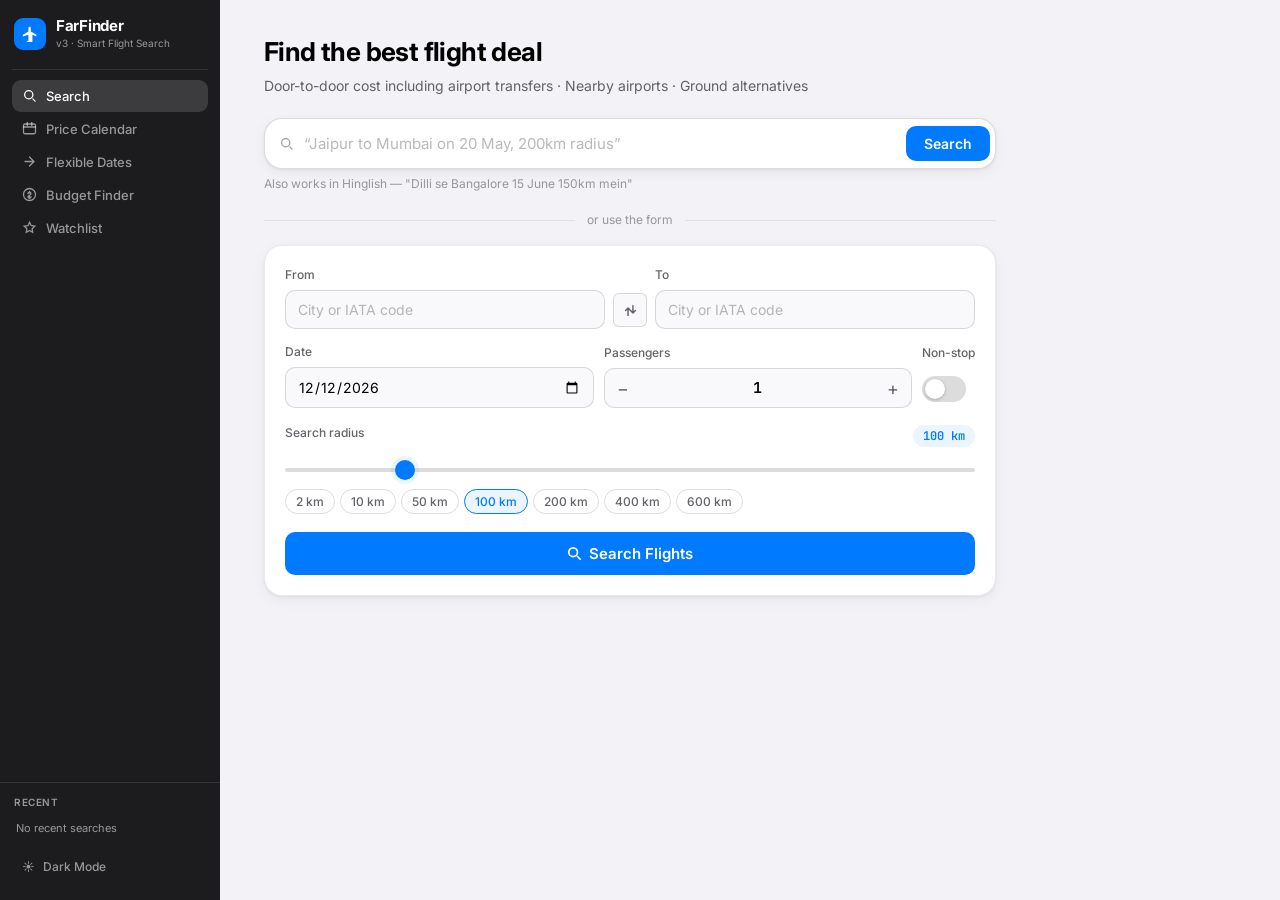
<file: index.html>
<!DOCTYPE html>
<html lang="en" data-theme="light">
<head>
  <meta charset="UTF-8" />
  <title>FarFinder — Flight Search</title>
  <meta name="viewport" content="width=device-width, initial-scale=1.0" />
  <link rel="preconnect" href="https://fonts.googleapis.com" />
  <link rel="preconnect" href="https://fonts.gstatic.com" crossorigin />
  <link href="https://fonts.googleapis.com/css2?family=Inter:ital,opsz,wght@0,14..32,300;0,14..32,400;0,14..32,500;0,14..32,600;0,14..32,700;1,14..32,400&family=JetBrains+Mono:wght@400;500;600&display=swap" rel="stylesheet" />
  <link rel="icon" href="data:image/svg+xml,<svg xmlns='http://www.w3.org/2000/svg' viewBox='0 0 100 100'><text y='.9em' font-size='90'>✈</text></svg>" />
  <link rel="stylesheet" href="style.css" />
</head>
<body>
<div class="shell">

  <!-- ═══ SIDEBAR ═══ -->
  <aside class="sidebar">
    <div class="sidebar-top">
      <div class="app-logo">
        <div class="logo-mark">
          <svg viewBox="0 0 20 20" fill="currentColor"><path d="M18 13v-2l-7-4V2.5a1.5 1.5 0 00-3 0V7l-7 4v2l7-2.17V18l-2 1.5V21l3.5-1 3.5 1v-1.5L13 18v-7.17L18 13z"/></svg>
        </div>
        <div>
          <div class="app-name">FarFinder</div>
          <div class="app-sub">v3 · Smart Flight Search</div>
        </div>
      </div>

      <nav class="nav-list">
        <button class="nav-item active" data-tab="search">
          <svg viewBox="0 0 20 20" fill="none" stroke="currentColor" stroke-width="1.7" stroke-linecap="round"><circle cx="9" cy="9" r="5.5"/><path d="M14.5 14.5l3 3"/></svg>
          Search
        </button>
        <button class="nav-item" data-tab="calendar">
          <svg viewBox="0 0 20 20" fill="none" stroke="currentColor" stroke-width="1.7" stroke-linecap="round"><rect x="2" y="4" width="16" height="13" rx="2"/><path d="M2 8h16M7 2v4M13 2v4"/></svg>
          Price Calendar
        </button>
        <button class="nav-item" data-tab="flexible">
          <svg viewBox="0 0 20 20" fill="none" stroke="currentColor" stroke-width="1.7" stroke-linecap="round"><path d="M4 10h12M10 4l6 6-6 6"/></svg>
          Flexible Dates
        </button>
        <button class="nav-item" data-tab="budget">
          <svg viewBox="0 0 20 20" fill="none" stroke="currentColor" stroke-width="1.7" stroke-linecap="round"><circle cx="10" cy="10" r="8"/><path d="M10 6v2m0 4v2m-2-5a2 2 0 014 0c0 2-4 2-4 4a2 2 0 004 0"/></svg>
          Budget Finder
        </button>
        <button class="nav-item" data-tab="watchlist">
          <svg viewBox="0 0 20 20" fill="none" stroke="currentColor" stroke-width="1.7" stroke-linecap="round"><path d="M10 3l2.09 4.26L17 8.27l-3.5 3.41.83 4.82L10 14l-4.33 2.5.83-4.82L3 8.27l4.91-.71L10 3z"/></svg>
          Watchlist
          <span class="nav-badge" id="watchBadge" style="display:none">0</span>
        </button>
      </nav>
    </div>

    <div class="sidebar-bottom">
      <div class="recent-section">
        <p class="sidebar-label">Recent</p>
        <div id="recentList"></div>
      </div>
      <button class="theme-toggle" id="themeToggle">
        <span class="theme-icon-light">☀️</span>
        <span class="theme-icon-dark">🌙</span>
        <span id="themeLabel">Dark Mode</span>
      </button>
    </div>
  </aside>

  <!-- ═══ MAIN ═══ -->
  <main class="main-content">

    <!-- ── SEARCH TAB ── -->
    <section class="panel active" id="panel-search">
      <header class="page-header">
        <h1>Find the best flight deal</h1>
        <p>Door-to-door cost including airport transfers · Nearby airports · Ground alternatives</p>
      </header>

      <div class="nl-search-bar">
        <svg class="nl-icon" viewBox="0 0 20 20" fill="none" stroke="currentColor" stroke-width="1.7" stroke-linecap="round"><circle cx="9" cy="9" r="5.5"/><path d="M14.5 14.5l3 3"/></svg>
        <input id="nlInput" class="nl-input" type="text"
          placeholder="&ldquo;Jaipur to Mumbai on 20 May, 200km radius&rdquo;"
          autocomplete="off" spellcheck="false" />
        <button id="nlBtn" class="nl-btn">Search</button>
      </div>
      <p class="hint-text">Also works in Hinglish — "Dilli se Bangalore 15 June 150km mein"</p>

      <div class="divider-text"><span>or use the form</span></div>

      <div class="form-card">
        <div class="route-inputs">
          <div class="field-group">
            <label class="field-label">From</label>
            <input id="fOrigin" class="field-input" type="text" placeholder="City or IATA code" />
          </div>
          <button class="swap-btn" id="swapBtn" title="Swap">
            <svg viewBox="0 0 16 16" fill="none" stroke="currentColor" stroke-width="1.8" stroke-linecap="round">
              <path d="M11 2v9M11 11l-3-3M11 11l3-3M5 14V5M5 5L2 8M5 5l3 3"/>
            </svg>
          </button>
          <div class="field-group">
            <label class="field-label">To</label>
            <input id="fDest" class="field-input" type="text" placeholder="City or IATA code" />
          </div>
        </div>

        <div class="form-row">
          <div class="field-group">
            <label class="field-label">Date</label>
            <input id="fDate" class="field-input" type="date" />
          </div>
          <div class="field-group">
            <label class="field-label">Passengers</label>
            <div class="number-control">
              <button class="nc-btn" id="sDn">−</button>
              <span id="adultsVal">1</span>
              <button class="nc-btn" id="sUp">+</button>
            </div>
          </div>
          <div class="field-group field-narrow">
            <label class="field-label">Non-stop</label>
            <label class="switch">
              <input type="checkbox" id="fDirect" />
              <span class="switch-track"><span class="switch-thumb"></span></span>
            </label>
          </div>
        </div>

        <div class="radius-control">
          <div class="radius-row">
            <label class="field-label">Search radius</label>
            <span class="radius-pill" id="radiusPill">100 km</span>
          </div>
          <input id="fRadius" type="range" class="slider" min="2" max="600" value="100" />
          <div class="radius-chips">
            <button class="chip" data-v="2">2 km</button>
            <button class="chip" data-v="10">10 km</button>
            <button class="chip" data-v="50">50 km</button>
            <button class="chip active" data-v="100">100 km</button>
            <button class="chip" data-v="200">200 km</button>
            <button class="chip" data-v="400">400 km</button>
            <button class="chip" data-v="600">600 km</button>
          </div>
        </div>

        <button class="primary-btn" id="searchBtn">
          <svg viewBox="0 0 16 16" fill="none" stroke="currentColor" stroke-width="2" stroke-linecap="round"><circle cx="7" cy="7" r="5"/><path d="M12 12l3 3"/></svg>
          Search Flights
        </button>
      </div>

      <!-- Results -->
      <div id="searchResults" style="display:none">
        <div class="progress-card" id="searchLoader">
          <div class="plane-anim">✈</div>
          <p id="loaderMsg">Scanning airports…</p>
          <div class="progress-track"><div class="progress-fill" id="loaderFill"></div></div>
        </div>
        <div class="alert-bar info" id="statusBar" style="display:none"></div>
        <div class="insights-card" id="insightsCard" style="display:none"></div>

        <div class="controls-row" id="controlsRow" style="display:none">
          <div class="ctrl-group">
            <span class="ctrl-label">Sort</span>
            <button class="ctrl-chip active" data-sort="price">Cheapest</button>
            <button class="ctrl-chip" data-sort="time">Fastest</button>
            <button class="ctrl-chip" data-sort="stops">Non-stop first</button>
          </div>
          <div class="ctrl-group">
            <span class="ctrl-label">Filter</span>
            <button class="ctrl-chip active" data-type="all">All</button>
            <button class="ctrl-chip" data-type="direct">Direct flight</button>
            <button class="ctrl-chip" data-type="multimodal">Multi-modal</button>
            <button class="ctrl-chip" data-type="ground_only">Ground only</button>
          </div>
        </div>

        <div class="section-card" id="compareCard" style="display:none">
          <h2 class="section-heading">Airport Comparison</h2>
          <div class="table-wrap">
            <table class="data-table">
              <thead><tr>
                <th>#</th><th>Airport</th><th>Distance</th><th>Transfer</th>
                <th>Flight</th><th>Last Mile</th><th>Total</th><th>Saves</th><th>Airline</th>
              </tr></thead>
              <tbody id="compareBody"></tbody>
            </table>
          </div>
        </div>

        <div id="weatherWidget" style="display:none" class="weather-strip"></div>

        <h2 class="section-heading" id="routesHeading" style="display:none">Routes</h2>
        <div id="routesContainer"></div>

        <div class="empty-card" id="emptyCard" style="display:none">
          <span>🔭</span>
          <h3>No routes found</h3>
          <p>Travelpayouts returns cached prices from recent user searches. Try popular routes like Delhi↔Mumbai or Bangalore↔Hyderabad, or widen your radius.</p>
        </div>
      </div>
    </section>

    <!-- ── CALENDAR TAB ── -->
    <section class="panel" id="panel-calendar">
      <header class="page-header">
        <h1>Price Calendar</h1>
        <p>Compare fares day-by-day for an entire month. Green = cheapest. Click any day to search.</p>
      </header>
      <div class="form-card">
        <div class="route-inputs">
          <div class="field-group">
            <label class="field-label">From (city or IATA)</label>
            <input id="cOrigin" class="field-input" placeholder="JAI or Jaipur" />
          </div>
          <div class="field-group">
            <label class="field-label">To (city or IATA)</label>
            <input id="cDest" class="field-input" placeholder="BOM or Mumbai" />
          </div>
        </div>
        <div class="field-group" style="max-width:220px">
          <label class="field-label">Month</label>
          <input id="cMonth" class="field-input" type="month" />
        </div>
        <button class="primary-btn" id="calBtn">Show Calendar</button>
      </div>
      <div id="calResults" style="display:none">
        <div class="progress-card" id="calLoader"><div class="plane-anim">✈</div><p>Fetching prices…</p></div>
        <div class="alert-bar success" id="calBanner" style="display:none"></div>
        <div class="alert-bar warn"    id="calWarn"   style="display:none"></div>
        <div class="cal-grid" id="calGrid"></div>
      </div>
    </section>

    <!-- ── FLEXIBLE TAB ── -->
    <section class="panel" id="panel-flexible">
      <header class="page-header">
        <h1>Flexible Dates</h1>
        <p>A few days' flexibility can save thousands. See the cheapest window.</p>
      </header>
      <div class="form-card">
        <div class="route-inputs">
          <div class="field-group">
            <label class="field-label">From (city or IATA)</label>
            <input id="flOrigin" class="field-input" placeholder="JAI or Jaipur" />
          </div>
          <div class="field-group">
            <label class="field-label">To (city or IATA)</label>
            <input id="flDest" class="field-input" placeholder="BOM or Mumbai" />
          </div>
        </div>
        <div class="form-row">
          <div class="field-group">
            <label class="field-label">Target Date</label>
            <input id="flDate" class="field-input" type="date" />
          </div>
          <div class="field-group">
            <label class="field-label">Flexibility (±days)</label>
            <div class="number-control">
              <button class="nc-btn" id="flDn">−</button>
              <span id="flDaysVal">3</span>
              <button class="nc-btn" id="flUp">+</button>
            </div>
          </div>
        </div>
        <button class="primary-btn" id="flBtn">Find Cheapest Window</button>
      </div>
      <div id="flResults" style="display:none">
        <div class="progress-card" id="flLoader"><div class="plane-anim">✈</div><p>Checking dates…</p></div>
        <div class="alert-bar success" id="flBanner" style="display:none"></div>
        <div class="alert-bar warn"    id="flWarn"   style="display:none"></div>
        <div class="flex-grid" id="flGrid"></div>
      </div>
    </section>

    <!-- ── BUDGET TAB ── -->
    <section class="panel" id="panel-budget">
      <header class="page-header">
        <h1>Budget Finder</h1>
        <p>Enter your origin and budget — discover every destination you can reach.</p>
      </header>
      <div class="form-card">
        <div class="field-group" style="max-width:320px">
          <label class="field-label">Flying From</label>
          <input id="bOrigin" class="field-input" placeholder="DEL or Delhi" />
        </div>
        <div class="form-row">
          <div class="field-group">
            <label class="field-label">Min Budget (₹)</label>
            <input id="bMin" class="field-input" type="number" value="0" min="0" />
          </div>
          <div class="field-group">
            <label class="field-label">Max Budget (₹)</label>
            <input id="bMax" class="field-input" type="number" value="5000" />
          </div>
          <div class="field-group field-narrow">
            <label class="field-label">Non-stop</label>
            <label class="switch">
              <input type="checkbox" id="bDirect" />
              <span class="switch-track"><span class="switch-thumb"></span></span>
            </label>
          </div>
        </div>
        <button class="primary-btn" id="budgetBtn">Discover Destinations</button>
      </div>
      <div id="budgetResults" style="display:none">
        <div class="progress-card" id="budgetLoader"><div class="plane-anim">✈</div><p>Scanning…</p></div>
        <div class="alert-bar warn" id="budgetWarn" style="display:none"></div>
        <div class="dest-mosaic" id="destGrid"></div>
        <div class="empty-card" id="budgetEmpty" style="display:none">
          <span>🗺️</span><h3>No destinations found</h3>
          <p>Try increasing your budget or use a major hub (DEL, BOM, BLR) as origin.</p>
        </div>
      </div>
    </section>

    <!-- ── WATCHLIST TAB ── -->
    <section class="panel" id="panel-watchlist">
      <header class="page-header">
        <h1>Watchlist</h1>
        <p>Routes you've saved. Click to re-search anytime.</p>
      </header>
      <div class="empty-card" id="watchlistEmpty">
        <span>⭐</span>
        <h3>No saved routes</h3>
        <p>Click the ☆ Save button on any route card to save it here.</p>
      </div>
      <div class="watch-grid" id="watchGrid"></div>
    </section>

  </main>
</div>

<!-- ═══ TRIP COST MODAL ═══ -->
<dialog class="modal" id="tripModal">
  <div class="modal-box">
    <div class="modal-header">
      <h2 id="modalTitle">Full Trip Breakdown</h2>
      <button class="modal-close" id="modalClose">
        <svg viewBox="0 0 16 16" fill="none" stroke="currentColor" stroke-width="2" stroke-linecap="round"><path d="M2 2l12 12M14 2L2 14"/></svg>
      </button>
    </div>
    <div class="modal-body" id="modalBody"></div>
  </div>
</dialog>

<div id="toastEl" class="toast" style="display:none"></div>

<script src="script.js"></script>
</body>
</html>
</file>
<file: style.css>
/* ════════════════════════════════════════════════════════
   FarFinder v3 — Apple Human Interface Design System
   ════════════════════════════════════════════════════════ */

:root {
  --bg:          #f2f2f7;
  --surface:     #ffffff;
  --surface2:    #f9f9fb;
  --surface3:    #f2f2f7;

  --sep:         rgba(60,60,67,0.18);
  --sep-lt:      rgba(60,60,67,0.10);

  --text:        #000000;
  --text-sec:    rgba(60,60,67,0.80);
  --text-ter:    rgba(60,60,67,0.50);
  --text-ph:     rgba(60,60,67,0.36);

  --blue:        #007aff;
  --blue-bg:     rgba(0,122,255,0.08);
  --blue-bdr:    rgba(0,122,255,0.25);

  --green:       #34c759;
  --green-bg:    rgba(52,199,89,0.08);
  --green-bdr:   rgba(52,199,89,0.25);

  --orange:      #ff9500;
  --orange-bg:   rgba(255,149,0,0.08);
  --orange-bdr:  rgba(255,149,0,0.25);

  --red:         #ff3b30;
  --red-bg:      rgba(255,59,48,0.08);
  --red-bdr:     rgba(255,59,48,0.25);

  --sb-bg:       #1c1c1e;
  --sb-text:     #ffffff;
  --sb-sec:      rgba(255,255,255,0.55);
  --sb-dim:      rgba(255,255,255,0.10);
  --sb-hover:    rgba(255,255,255,0.07);
  --sb-active:   rgba(255,255,255,0.14);

  --font:    'Inter', -apple-system, BlinkMacSystemFont, sans-serif;
  --mono:    'JetBrains Mono', 'Menlo', monospace;

  --r-sm:    6px;
  --r:       10px;
  --r-lg:    14px;
  --r-xl:    18px;

  --sh:      0 1px 3px rgba(0,0,0,0.06), 0 4px 14px rgba(0,0,0,0.05);
  --sh-md:   0 4px 10px rgba(0,0,0,0.09), 0 12px 36px rgba(0,0,0,0.07);

  --t: 0.18s cubic-bezier(0.4,0,0.2,1);
}

[data-theme="dark"] {
  --bg:          #000000;
  --surface:     #1c1c1e;
  --surface2:    #2c2c2e;
  --surface3:    #3a3a3c;

  --sep:         rgba(84,84,88,0.60);
  --sep-lt:      rgba(84,84,88,0.30);

  --text:        #ffffff;
  --text-sec:    rgba(235,235,245,0.65);
  --text-ter:    rgba(235,235,245,0.38);
  --text-ph:     rgba(235,235,245,0.24);

  --blue:        #0a84ff;
  --blue-bg:     rgba(10,132,255,0.14);
  --blue-bdr:    rgba(10,132,255,0.30);

  --green:       #30d158;
  --green-bg:    rgba(48,209,88,0.14);
  --green-bdr:   rgba(48,209,88,0.30);

  --orange:      #ff9f0a;
  --orange-bg:   rgba(255,159,10,0.14);
  --orange-bdr:  rgba(255,159,10,0.30);

  --red:         #ff453a;
  --red-bg:      rgba(255,69,58,0.14);
  --red-bdr:     rgba(255,69,58,0.30);

  --sh:          0 1px 3px rgba(0,0,0,0.35), 0 4px 14px rgba(0,0,0,0.28);
  --sh-md:       0 4px 10px rgba(0,0,0,0.50), 0 12px 36px rgba(0,0,0,0.40);
}

/* ── Reset ───────────────────────────────────────────── */
*, *::before, *::after { box-sizing: border-box; margin: 0; padding: 0; }
html { font-size: 15px; -webkit-font-smoothing: antialiased; text-rendering: optimizeLegibility; }
body { font-family: var(--font); background: var(--bg); color: var(--text); line-height: 1.5; transition: background var(--t), color var(--t); }
button { font-family: var(--font); cursor: pointer; border: none; background: none; }
input  { font-family: var(--font); }
a      { color: var(--blue); text-decoration: none; }

/* ── Layout ─────────────────────────────────────────── */
.shell { display: flex; min-height: 100vh; }

/* ── Sidebar ─────────────────────────────────────────── */
.sidebar {
  width: 220px; flex-shrink: 0; background: var(--sb-bg);
  display: flex; flex-direction: column; justify-content: space-between;
  position: sticky; top: 0; height: 100vh; overflow-y: auto;
  scrollbar-width: none;
}
.sidebar::-webkit-scrollbar { display: none; }
.sidebar-top { padding: 18px 12px 12px; }

.app-logo {
  display: flex; align-items: center; gap: 10px;
  padding: 0 2px 18px; border-bottom: 1px solid var(--sb-dim); margin-bottom: 10px;
}
.logo-mark {
  width: 32px; height: 32px; background: var(--blue); border-radius: 9px;
  display: flex; align-items: center; justify-content: center; color: #fff; flex-shrink: 0;
}
.logo-mark svg { width: 16px; height: 16px; }
.app-name { font-size: 15px; font-weight: 700; color: var(--sb-text); letter-spacing: -0.3px; line-height: 1.1; }
.app-sub  { font-size: 10px; color: var(--sb-sec); margin-top: 1px; }

.nav-list { display: flex; flex-direction: column; gap: 1px; }
.nav-item {
  display: flex; align-items: center; gap: 9px; padding: 8px 10px;
  border-radius: 9px; font-size: 13px; font-weight: 500; color: var(--sb-sec);
  transition: all var(--t); width: 100%; text-align: left; position: relative;
}
.nav-item svg { width: 15px; height: 15px; flex-shrink: 0; }
.nav-item:hover  { background: var(--sb-hover); color: var(--sb-text); }
.nav-item.active { background: var(--sb-active); color: #fff; }
.nav-badge {
  margin-left: auto; background: var(--blue); color: #fff;
  font-size: 10px; font-weight: 700; padding: 1px 6px;
  border-radius: 99px; min-width: 18px; text-align: center;
}

.sidebar-bottom { padding: 12px 12px 18px; border-top: 1px solid var(--sb-dim); }
.recent-section  { margin-bottom: 10px; }
.sidebar-label {
  font-size: 10px; font-weight: 600; letter-spacing: .5px; text-transform: uppercase;
  color: var(--sb-sec); padding: 0 2px; margin-bottom: 5px;
}
.recent-item {
  display: flex; align-items: center; gap: 6px; padding: 6px 10px; border-radius: 7px;
  font-size: 11px; color: var(--sb-sec); transition: all var(--t);
  cursor: pointer; width: 100%; text-align: left;
}
.recent-item:hover { background: var(--sb-hover); color: var(--sb-text); }
.recent-item span { white-space: nowrap; overflow: hidden; text-overflow: ellipsis; }

.theme-toggle {
  display: flex; align-items: center; gap: 8px; padding: 8px 10px; border-radius: 9px;
  font-size: 12px; font-weight: 500; color: var(--sb-sec); width: 100%; transition: all var(--t);
}
.theme-toggle:hover { background: var(--sb-hover); color: var(--sb-text); }
[data-theme="light"] .theme-icon-dark  { display: none; }
[data-theme="dark"]  .theme-icon-light { display: none; }

/* ── Main ────────────────────────────────────────────── */
.main-content { flex: 1; min-width: 0; padding: 32px 44px 80px; max-width: 820px; }

/* ── Panels ─────────────────────────────────────────── */
.panel { display: none; }
.panel.active { display: block; animation: panelFade .22s ease; }
@keyframes panelFade { from { opacity:0; transform:translateY(6px); } to { opacity:1; transform:none; } }

/* ── Page header ─────────────────────────────────────── */
.page-header { margin-bottom: 22px; }
.page-header h1 { font-size: 26px; font-weight: 700; letter-spacing: -.6px; margin-bottom: 4px; }
.page-header p  { font-size: 14px; color: var(--text-sec); }

/* ── NL bar ──────────────────────────────────────────── */
.nl-search-bar {
  display: flex; align-items: center; gap: 10px; background: var(--surface);
  border: 1px solid var(--sep); border-radius: var(--r-xl); padding: 5px 5px 5px 14px;
  margin-bottom: 6px; box-shadow: var(--sh);
  transition: border-color var(--t), box-shadow var(--t);
}
.nl-search-bar:focus-within { border-color: var(--blue); box-shadow: 0 0 0 3px var(--blue-bg); }
.nl-icon { width: 15px; height: 15px; color: var(--text-ter); flex-shrink: 0; }
.nl-input {
  flex: 1; background: transparent; border: none; outline: none;
  font-size: 15px; color: var(--text); padding: 10px 0; min-width: 0;
}
.nl-input::placeholder { color: var(--text-ph); }
.nl-btn {
  flex-shrink: 0; background: var(--blue); color: #fff; font-size: 14px; font-weight: 600;
  padding: 9px 18px; border-radius: 10px; transition: opacity var(--t), transform .1s;
}
.nl-btn:hover  { opacity: .88; }
.nl-btn:active { transform: scale(.97); }
.nl-btn:disabled { opacity: .4; cursor: not-allowed; }

.hint-text { font-size: 12px; color: var(--text-ter); margin-bottom: 18px; }

.divider-text {
  display: flex; align-items: center; gap: 12px; font-size: 12px; color: var(--text-ter);
  margin-bottom: 16px;
}
.divider-text::before, .divider-text::after { content:''; flex:1; height:1px; background:var(--sep-lt); }

/* ── Form card ───────────────────────────────────────── */
.form-card {
  background: var(--surface); border: 1px solid var(--sep-lt);
  border-radius: var(--r-xl); padding: 20px; margin-bottom: 18px; box-shadow: var(--sh);
}
.field-label {
  display: block; font-size: 12px; font-weight: 500; color: var(--text-sec); margin-bottom: 6px;
}
.field-input {
  width: 100%; background: var(--surface2); border: 1px solid var(--sep);
  border-radius: var(--r); padding: 10px 12px; font-size: 14px; color: var(--text);
  outline: none; transition: border-color var(--t), box-shadow var(--t), background var(--t);
}
.field-input:focus {
  border-color: var(--blue); background: var(--surface); box-shadow: 0 0 0 3px var(--blue-bg);
}
.field-input::placeholder { color: var(--text-ph); }
.field-group  { flex: 1; min-width: 130px; }
.field-narrow { flex: 0 0 auto; min-width: auto; }

.route-inputs { display: flex; align-items: flex-end; gap: 8px; margin-bottom: 14px; }
.route-inputs .field-group { flex: 1; }
.form-row { display: flex; gap: 10px; margin-bottom: 16px; flex-wrap: wrap; align-items: flex-end; }

/* Swap */
.swap-btn {
  width: 34px; height: 34px; border-radius: var(--r-sm); border: 1px solid var(--sep);
  background: var(--surface2); color: var(--text-sec);
  display: flex; align-items: center; justify-content: center;
  flex-shrink: 0; margin-bottom: 2px; transition: all var(--t);
}
.swap-btn svg { width: 13px; height: 13px; }
.swap-btn:hover { border-color: var(--blue); color: var(--blue); }
.swap-btn.spin  { transform: rotate(180deg); }

/* Number control */
.number-control {
  display: flex; align-items: center; height: 40px;
  border: 1px solid var(--sep); border-radius: var(--r); background: var(--surface2); overflow: hidden;
}
.nc-btn {
  width: 36px; height: 100%; display: flex; align-items: center; justify-content: center;
  font-size: 18px; color: var(--text-sec); transition: all var(--t);
}
.nc-btn:hover { background: var(--surface3); color: var(--blue); }
.number-control span { flex: 1; text-align: center; font-family: var(--mono); font-size: 15px; font-weight: 600; color: var(--text); }

/* Switch */
.switch { display: inline-flex; align-items: center; cursor: pointer; margin-top: 8px; }
.switch input { display: none; }
.switch-track { width: 44px; height: 26px; background: var(--sep); border-radius: 13px; position: relative; transition: background var(--t); }
.switch input:checked ~ .switch-track { background: var(--green); }
.switch-thumb { position: absolute; top: 3px; left: 3px; width: 20px; height: 20px; background: #fff; border-radius: 50%; box-shadow: 0 1px 3px rgba(0,0,0,.25); transition: transform var(--t); }
.switch input:checked ~ .switch-track .switch-thumb { transform: translateX(18px); }

/* Radius slider */
.radius-control { margin-bottom: 18px; }
.radius-row { display: flex; justify-content: space-between; align-items: center; margin-bottom: 8px; }
.radius-pill { font-family: var(--mono); font-size: 12px; font-weight: 600; color: var(--blue); background: var(--blue-bg); border-radius: 99px; padding: 2px 10px; }
.slider { width: 100%; -webkit-appearance: none; appearance: none; height: 4px; background: var(--sep); border-radius: 2px; outline: none; cursor: pointer; accent-color: var(--blue); }
.slider::-webkit-slider-thumb { -webkit-appearance: none; width: 20px; height: 20px; border-radius: 50%; background: var(--blue); box-shadow: 0 0 0 4px var(--blue-bg); cursor: pointer; }
.radius-chips { display: flex; gap: 5px; margin-top: 10px; flex-wrap: wrap; }
.chip { padding: 4px 10px; border-radius: 99px; border: 1px solid var(--sep); background: transparent; color: var(--text-sec); font-size: 12px; font-weight: 500; transition: all var(--t); }
.chip:hover, .chip.active { border-color: var(--blue); color: var(--blue); background: var(--blue-bg); }

/* Primary button */
.primary-btn {
  width: 100%; padding: 12px 20px; background: var(--blue); border-radius: var(--r);
  color: #fff; font-size: 15px; font-weight: 600;
  display: flex; align-items: center; justify-content: center; gap: 8px;
  transition: opacity var(--t), transform .1s;
}
.primary-btn svg { width: 14px; height: 14px; }
.primary-btn:hover  { opacity: .88; }
.primary-btn:active { transform: scale(.98); }
.primary-btn:disabled { opacity: .4; cursor: not-allowed; }

/* ── Loader ──────────────────────────────────────────── */
.progress-card { background: var(--surface); border: 1px solid var(--sep-lt); border-radius: var(--r-xl); padding: 40px 20px; text-align: center; margin-bottom: 16px; box-shadow: var(--sh); }
.plane-anim { font-size: 28px; display: block; margin-bottom: 12px; animation: fly 1.5s ease infinite; }
@keyframes fly { 0%,100%{transform:translateX(-5px) rotate(-4deg)} 50%{transform:translateX(5px) rotate(4deg)} }
.progress-card p { font-size: 13px; color: var(--text-sec); margin-bottom: 14px; }
.progress-track { max-width: 220px; margin: 0 auto; height: 3px; background: var(--sep-lt); border-radius: 2px; overflow: hidden; }
.progress-fill  { height: 100%; width: 0%; background: var(--blue); border-radius: 2px; transition: width .5s ease; }

/* ── Alert bars ──────────────────────────────────────── */
.alert-bar { padding: 10px 14px; border-radius: var(--r); font-size: 13px; margin-bottom: 14px; }
.alert-bar.info    { background: var(--blue-bg);   color: var(--blue);   border: 1px solid var(--blue-bdr); }
.alert-bar.success { background: var(--green-bg);  color: var(--green);  border: 1px solid var(--green-bdr); }
.alert-bar.warn    { background: var(--orange-bg); color: var(--orange); border: 1px solid var(--orange-bdr); }

/* ── Insights ────────────────────────────────────────── */
.insights-card {
  background: var(--surface); border: 1px solid var(--sep-lt); border-left: 3px solid var(--blue);
  border-radius: var(--r-lg); padding: 14px 18px; margin-bottom: 16px;
  display: flex; flex-direction: column; gap: 5px; box-shadow: var(--sh);
}
.insight-row { font-size: 13px; color: var(--text-sec); line-height: 1.55; }
.insight-row strong { color: var(--text); font-weight: 600; }

/* ── Controls ────────────────────────────────────────── */
.controls-row { display: flex; gap: 16px; flex-wrap: wrap; margin-bottom: 16px; align-items: center; }
.ctrl-group   { display: flex; align-items: center; gap: 5px; flex-wrap: wrap; }
.ctrl-label   { font-size: 11px; font-weight: 600; color: var(--text-ter); margin-right: 2px; }
.ctrl-chip {
  padding: 5px 11px; border-radius: 99px; border: 1px solid var(--sep);
  background: transparent; color: var(--text-sec); font-size: 12px; font-weight: 500; transition: all var(--t);
}
.ctrl-chip:hover, .ctrl-chip.active { border-color: var(--blue); color: var(--blue); background: var(--blue-bg); }

/* ── Section ─────────────────────────────────────────── */
.section-heading { font-size: 16px; font-weight: 600; letter-spacing: -.2px; margin-bottom: 12px; }
.section-card { background: var(--surface); border: 1px solid var(--sep-lt); border-radius: var(--r-xl); padding: 18px; margin-bottom: 18px; box-shadow: var(--sh); }

/* ── Table ───────────────────────────────────────────── */
.table-wrap { overflow-x: auto; border-radius: var(--r); border: 1px solid var(--sep-lt); }
.data-table { width: 100%; border-collapse: collapse; font-size: 12px; white-space: nowrap; background: var(--surface); }
.data-table th { padding: 9px 12px; background: var(--surface2); color: var(--text-sec); font-weight: 600; font-size: 11px; text-align: left; border-bottom: 1px solid var(--sep-lt); }
.data-table td { padding: 9px 12px; color: var(--text-sec); border-top: 1px solid var(--sep-lt); }
.data-table tbody tr:hover td { background: var(--surface2); }
.data-table .rank-1 td { color: var(--text); font-weight: 500; }
.td-mono  { font-family: var(--mono); font-weight: 600; color: var(--text); }
.td-save  { font-family: var(--mono); font-weight: 600; color: var(--green); }
.td-total { font-family: var(--mono); font-weight: 700; color: var(--blue); }

/* ── Weather ─────────────────────────────────────────── */
.weather-strip {
  background: var(--surface); border: 1px solid var(--sep-lt); border-radius: var(--r-lg);
  padding: 14px 18px; margin-bottom: 16px; display: flex; align-items: center; gap: 16px;
  flex-wrap: wrap; box-shadow: var(--sh);
}
.weather-main  { font-size: 28px; }
.weather-info  { flex: 1; }
.weather-city  { font-size: 13px; font-weight: 600; }
.weather-cond  { font-size: 12px; color: var(--text-sec); }
.weather-temp  { font-family: var(--mono); font-size: 22px; font-weight: 600; }
.weather-forecast { display: flex; gap: 10px; flex-wrap: wrap; }
.weather-day   { text-align: center; min-width: 58px; }
.wd-date { font-size: 10px; color: var(--text-ter); }
.wd-desc { font-size: 11px; color: var(--text-sec); }
.wd-temp { font-family: var(--mono); font-size: 12px; font-weight: 600; }

/* ── Route card ──────────────────────────────────────── */
.route-card {
  background: var(--surface); border: 1px solid var(--sep-lt); border-radius: var(--r-xl);
  padding: 16px 18px; margin-bottom: 10px;
  display: grid; grid-template-columns: 1fr auto; gap: 12px 16px;
  box-shadow: var(--sh); transition: border-color var(--t), box-shadow var(--t), transform .15s;
  animation: cardIn .25s ease both;
}
@keyframes cardIn { from{opacity:0;transform:translateY(6px)} to{opacity:1;transform:none} }
.route-card:hover { border-color: var(--blue); box-shadow: var(--sh-md); transform: translateY(-1px); }
.route-card.is-best  { border-color: var(--blue); }
.route-card.is-ground{ border-left: 3px solid var(--green); }

.best-label { display: inline-flex; align-items: center; gap: 4px; font-size: 11px; font-weight: 600; background: var(--blue); color: #fff; border-radius: 5px; padding: 2px 8px; margin-bottom: 9px; }

/* Route path */
.route-path { display: flex; align-items: center; gap: 7px; margin-bottom: 9px; flex-wrap: wrap; }
.city { font-size: 16px; font-weight: 700; letter-spacing: -.3px; }
.airport-code { font-family: var(--mono); font-size: 10px; color: var(--text-ter); background: var(--surface2); border: 1px solid var(--sep-lt); border-radius: 5px; padding: 1px 5px; }
.path-arrow { color: var(--blue); font-size: 12px; }

/* Journey pills */
.journey-row { display: flex; flex-wrap: wrap; gap: 5px; margin-bottom: 9px; }
.j-pill {
  display: inline-flex; align-items: center; gap: 4px; font-size: 11px;
  padding: 4px 9px; border-radius: 99px; border: 1px solid var(--sep-lt);
  color: var(--text-sec); background: var(--surface2); white-space: nowrap;
}
.j-pill.flight   { border-color: var(--blue-bdr);   background: var(--blue-bg);   color: var(--blue); }
.j-pill.ground   { border-color: var(--green-bdr);  background: var(--green-bg);  color: var(--green); }
.j-pill.lastmile { border-color: var(--orange-bdr); background: var(--orange-bg); color: var(--orange); }

/* Meta row */
.meta-row { display: flex; align-items: center; gap: 8px; flex-wrap: wrap; }
.carrier-name { font-size: 13px; font-weight: 500; color: var(--text-sec); }
.duration     { font-family: var(--mono); font-size: 12px; color: var(--text-ter); }
.dep-date     { font-family: var(--mono); font-size: 11px; color: var(--text-ter); }

.stops-tag { font-size: 11px; font-weight: 600; padding: 2px 8px; border-radius: 99px; }
.s-nonstop { background: var(--green-bg);  color: var(--green);  border: 1px solid var(--green-bdr); }
.s-one     { background: var(--orange-bg); color: var(--orange); border: 1px solid var(--orange-bdr); }
.s-multi   { background: var(--red-bg);    color: var(--red);    border: 1px solid var(--red-bdr); }

.conf-tag  { font-size: 10px; font-weight: 600; padding: 2px 7px; border-radius: 99px; }
.conf-high   { background: var(--green-bg);  color: var(--green); }
.conf-medium { background: var(--orange-bg); color: var(--orange); }
.conf-low    { background: var(--red-bg);    color: var(--red); }

/* Card actions */
.card-actions { display: flex; align-items: center; gap: 6px; margin-top: 9px; flex-wrap: wrap; }
.book-link, .action-btn {
  font-size: 11px; font-weight: 500; padding: 4px 10px; border-radius: 7px;
  border: 1px solid var(--sep); color: var(--text-sec); transition: all var(--t); white-space: nowrap;
}
.book-link:hover, .action-btn:hover { border-color: var(--blue); color: var(--blue); background: var(--blue-bg); }
.action-btn.starred { color: var(--orange); border-color: var(--orange-bdr); background: var(--orange-bg); }

/* Card right */
.card-right {
  display: flex; flex-direction: column; align-items: flex-end; justify-content: center;
  gap: 4px; flex-shrink: 0; min-width: 118px;
}
.price-total { font-family: var(--mono); font-size: 24px; font-weight: 700; color: var(--text); letter-spacing: -.4px; line-height: 1; }
.price-breakdown { font-size: 11px; color: var(--text-ter); text-align: right; line-height: 1.6; }
.savings-tag { font-size: 11px; font-weight: 600; color: var(--green); background: var(--green-bg); border: 1px solid var(--green-bdr); border-radius: 99px; padding: 2px 9px; }
.time-total  { font-family: var(--mono); font-size: 11px; color: var(--text-ter); }

/* ── Empty / Error ───────────────────────────────────── */
.empty-card { background: var(--surface); border: 1px solid var(--sep-lt); border-radius: var(--r-xl); padding: 52px 24px; text-align: center; box-shadow: var(--sh); }
.empty-card span { font-size: 36px; display: block; margin-bottom: 12px; }
.empty-card h3 { font-size: 17px; font-weight: 600; margin-bottom: 6px; }
.empty-card p  { font-size: 13px; color: var(--text-sec); max-width: 380px; margin: 0 auto; line-height: 1.6; }

/* ── Calendar ────────────────────────────────────────── */
.cal-grid { display: grid; grid-template-columns: repeat(7,1fr); gap: 5px; margin-bottom: 20px; }
.day-name { text-align: center; font-size: 11px; font-weight: 600; color: var(--text-ter); padding: 6px 0; }
.cal-cell {
  background: var(--surface); border: 1px solid var(--sep-lt); border-radius: var(--r);
  padding: 7px 4px; text-align: center; min-height: 68px;
  display: flex; flex-direction: column; align-items: center; justify-content: center; gap: 3px;
  cursor: pointer; transition: all var(--t); box-shadow: var(--sh);
}
.cal-cell:hover { border-color: var(--blue); transform: scale(1.04); z-index: 2; position: relative; }
.cal-cell.empty { background: transparent; border-color: transparent; box-shadow: none; cursor: default; min-height: 68px; }
.cal-cell.empty:hover { transform: none; }
.cal-cell.is-cheapest { border-color: var(--green); background: var(--green-bg); }
.cal-day   { font-size: 11px; color: var(--text-sec); }
.cal-price { font-family: var(--mono); font-size: 11px; font-weight: 700; color: var(--text); }
.cal-air   { font-size: 9px; color: var(--text-ter); }

/* ── Flexible ────────────────────────────────────────── */
.flex-grid { display: grid; grid-template-columns: repeat(auto-fill,minmax(128px,1fr)); gap: 8px; margin-bottom: 20px; }
.flex-card {
  background: var(--surface); border: 1px solid var(--sep-lt); border-radius: var(--r);
  padding: 12px 10px; text-align: center; cursor: pointer; transition: all var(--t); box-shadow: var(--sh);
}
.flex-card:hover { border-color: var(--blue); transform: translateY(-2px); }
.flex-card.is-cheapest { border-color: var(--green); background: var(--green-bg); }
.flex-card.is-target   { border-color: var(--sep); background: var(--surface2); }
.fc-lbl   { font-size: 9px; font-weight: 700; color: var(--text-ter); letter-spacing: .4px; margin-bottom: 4px; }
.fc-date  { font-size: 12px; color: var(--text-sec); margin-bottom: 6px; }
.fc-price { font-family: var(--mono); font-size: 20px; font-weight: 700; color: var(--text); line-height: 1; }
.fc-air   { font-size: 10px; color: var(--text-ter); margin-top: 3px; }
.fc-diff  { font-size: 10px; font-weight: 600; margin-top: 4px; }
.cheaper  { color: var(--green); }
.pricier  { color: var(--red); }

/* ── Budget ──────────────────────────────────────────── */
.dest-mosaic { display: grid; grid-template-columns: repeat(auto-fill,minmax(145px,1fr)); gap: 10px; margin-bottom: 20px; }
.dest-card {
  background: var(--surface); border: 1px solid var(--sep-lt); border-radius: var(--r-lg);
  padding: 16px 12px; text-align: center; cursor: pointer; transition: all var(--t); box-shadow: var(--sh);
  animation: cardIn .3s ease both;
}
.dest-card:hover { border-color: var(--blue); transform: translateY(-2px); box-shadow: var(--sh-md); }
.dc-name  { font-size: 14px; font-weight: 600; margin-bottom: 2px; }
.dc-iata  { font-family: var(--mono); font-size: 10px; color: var(--text-ter); margin-bottom: 8px; }
.dc-price { font-family: var(--mono); font-size: 21px; font-weight: 700; color: var(--blue); line-height: 1; }
.dc-air   { font-size: 11px; color: var(--text-sec); margin-top: 4px; }
.dc-date  { font-family: var(--mono); font-size: 10px; color: var(--text-ter); margin-top: 3px; }

/* ── Watchlist ───────────────────────────────────────── */
.watch-grid { display: grid; grid-template-columns: repeat(auto-fill,minmax(300px,1fr)); gap: 10px; }
.watch-card {
  background: var(--surface); border: 1px solid var(--sep-lt); border-radius: var(--r-lg);
  padding: 14px 16px; box-shadow: var(--sh); display: flex; justify-content: space-between; align-items: flex-start; gap: 12px;
}
.watch-route { font-size: 15px; font-weight: 600; margin-bottom: 3px; }
.watch-meta  { font-size: 12px; color: var(--text-sec); }
.watch-price { font-family: var(--mono); font-size: 18px; font-weight: 700; color: var(--blue); white-space: nowrap; }
.watch-actions { display: flex; gap: 5px; margin-top: 8px; flex-wrap: wrap; }

/* ── Sparkline ───────────────────────────────────────── */
.sparkline-wrap { background: var(--surface2); border-radius: var(--r); padding: 8px 12px; margin-top: 8px; }
.sparkline-label { font-size: 10px; color: var(--text-ter); margin-bottom: 4px; }

/* ── Modal ───────────────────────────────────────────── */
.modal { border: 1px solid var(--sep); border-radius: var(--r-xl); background: var(--surface); width: min(560px, calc(100% - 32px)); margin: auto; padding: 0; box-shadow: var(--sh-md); }
.modal::backdrop { background: rgba(0,0,0,.42); backdrop-filter: blur(4px); }
.modal-box { padding: 22px; }
.modal-header { display: flex; justify-content: space-between; align-items: center; margin-bottom: 18px; padding-bottom: 14px; border-bottom: 1px solid var(--sep-lt); }
.modal-header h2 { font-size: 17px; font-weight: 700; }
.modal-close { width: 28px; height: 28px; border-radius: 99px; background: var(--surface2); border: 1px solid var(--sep-lt); color: var(--text-sec); display: flex; align-items: center; justify-content: center; transition: all var(--t); }
.modal-close:hover { background: var(--red-bg); color: var(--red); }
.modal-close svg { width: 11px; height: 11px; }

.modal-step { display: flex; gap: 12px; margin-bottom: 12px; }
.modal-step-icon { width: 36px; height: 36px; flex-shrink: 0; border-radius: 99px; display: flex; align-items: center; justify-content: center; font-size: 16px; background: var(--surface2); border: 1px solid var(--sep-lt); }
.modal-step-body { flex: 1; }
.modal-step-title { font-size: 13px; font-weight: 600; margin-bottom: 2px; }
.modal-step-desc  { font-size: 12px; color: var(--text-sec); }
.modal-step-cost  { font-family: var(--mono); font-size: 14px; font-weight: 700; color: var(--blue); white-space: nowrap; }

.modal-total { display: flex; justify-content: space-between; align-items: center; padding: 14px 0 0; margin-top: 8px; border-top: 1px solid var(--sep-lt); }
.modal-total-label { font-size: 15px; font-weight: 600; }
.modal-total-price { font-family: var(--mono); font-size: 22px; font-weight: 700; color: var(--blue); }

.modal-lm-section { margin-top: 14px; border-top: 1px solid var(--sep-lt); padding-top: 14px; }
.modal-lm-section h3 { font-size: 13px; font-weight: 600; margin-bottom: 8px; color: var(--text-sec); }
.lm-option { display: flex; justify-content: space-between; align-items: center; padding: 8px 0; border-bottom: 1px solid var(--sep-lt); font-size: 12px; }
.lm-option:last-child { border-bottom: none; }
.lm-name { color: var(--text-sec); display: flex; align-items: center; gap: 6px; }
.lm-cost { font-family: var(--mono); font-weight: 600; color: var(--text); }
.lm-time { font-family: var(--mono); color: var(--text-ter); font-size: 11px; }

/* ── Toast ───────────────────────────────────────────── */
.toast {
  position: fixed; bottom: 24px; right: 24px; z-index: 9999;
  background: var(--text); color: var(--surface); padding: 10px 16px;
  border-radius: 10px; font-size: 13px; font-weight: 600;
  animation: toastIn .2s ease;
}
@keyframes toastIn { from{opacity:0;transform:translateY(8px)} to{opacity:1;transform:none} }

/* ── Scrollbar ───────────────────────────────────────── */
::-webkit-scrollbar { width: 5px; height: 5px; }
::-webkit-scrollbar-track { background: transparent; }
::-webkit-scrollbar-thumb { background: var(--sep); border-radius: 3px; }

/* ── Responsive ──────────────────────────────────────── */
@media (max-width: 720px) {
  .shell { flex-direction: column; }
  .sidebar { width: 100%; height: auto; position: static; padding: 12px 12px 8px; }
  .sidebar-top    { padding: 0; }
  .app-logo       { padding-bottom: 10px; }
  .nav-list       { flex-direction: row; flex-wrap: wrap; gap: 4px; }
  .nav-item       { flex-direction: column; gap: 3px; font-size: 10px; padding: 7px 8px; min-width: 60px; }
  .nav-badge      { position: absolute; top: 2px; right: 2px; }
  .sidebar-bottom { display: none; }
  .main-content   { padding: 16px 16px 40px; max-width: 100%; }
  .page-header h1 { font-size: 22px; }
  .route-inputs   { flex-direction: column; }
  .swap-btn       { display: none; }
  .form-row       { flex-direction: column; }
  .route-card     { grid-template-columns: 1fr; }
  .card-right     { align-items: flex-start; flex-direction: row; align-items: center; gap: 12px; border-top: 1px solid var(--sep-lt); padding-top: 10px; }
  .controls-row   { flex-direction: column; align-items: flex-start; gap: 8px; }
  .cal-grid       { gap: 3px; }
  .cal-cell       { min-height: 52px; }
  .flex-grid      { grid-template-columns: repeat(auto-fill,minmax(110px,1fr)); }
}
</file>
